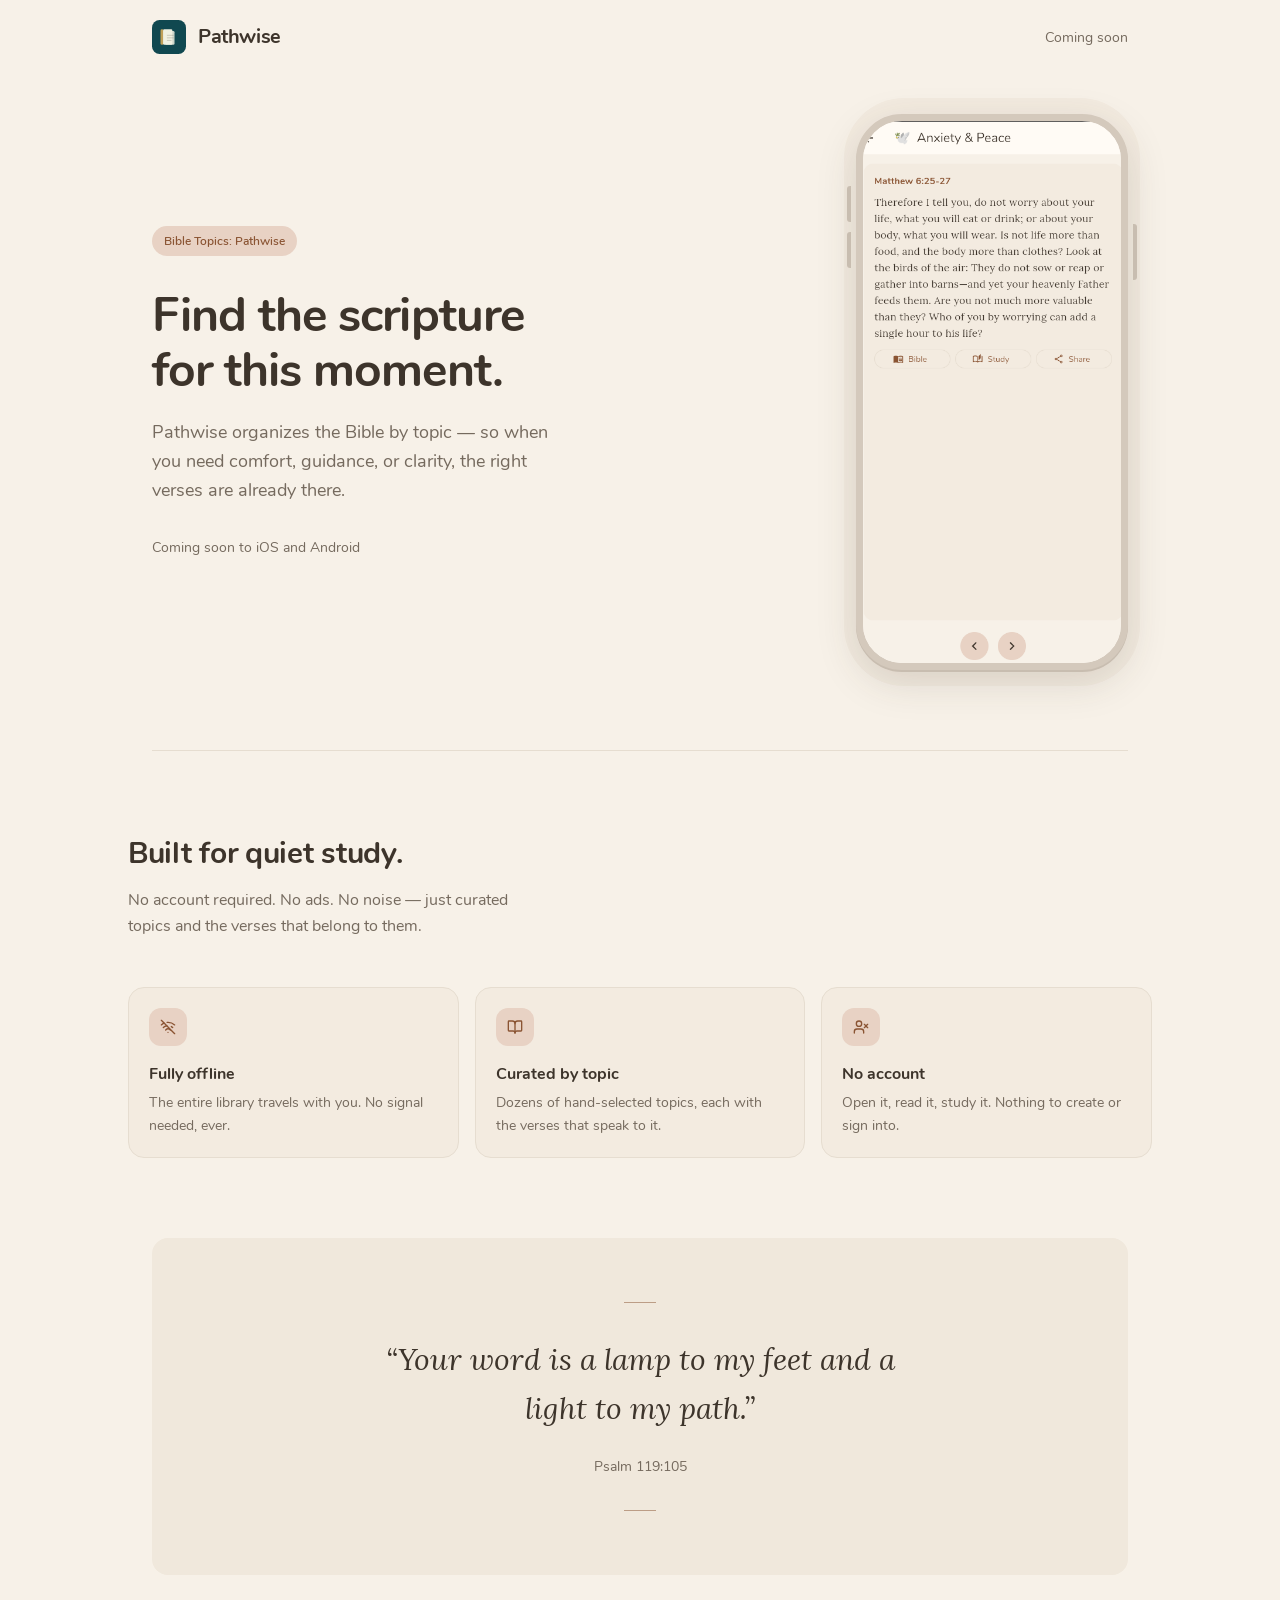
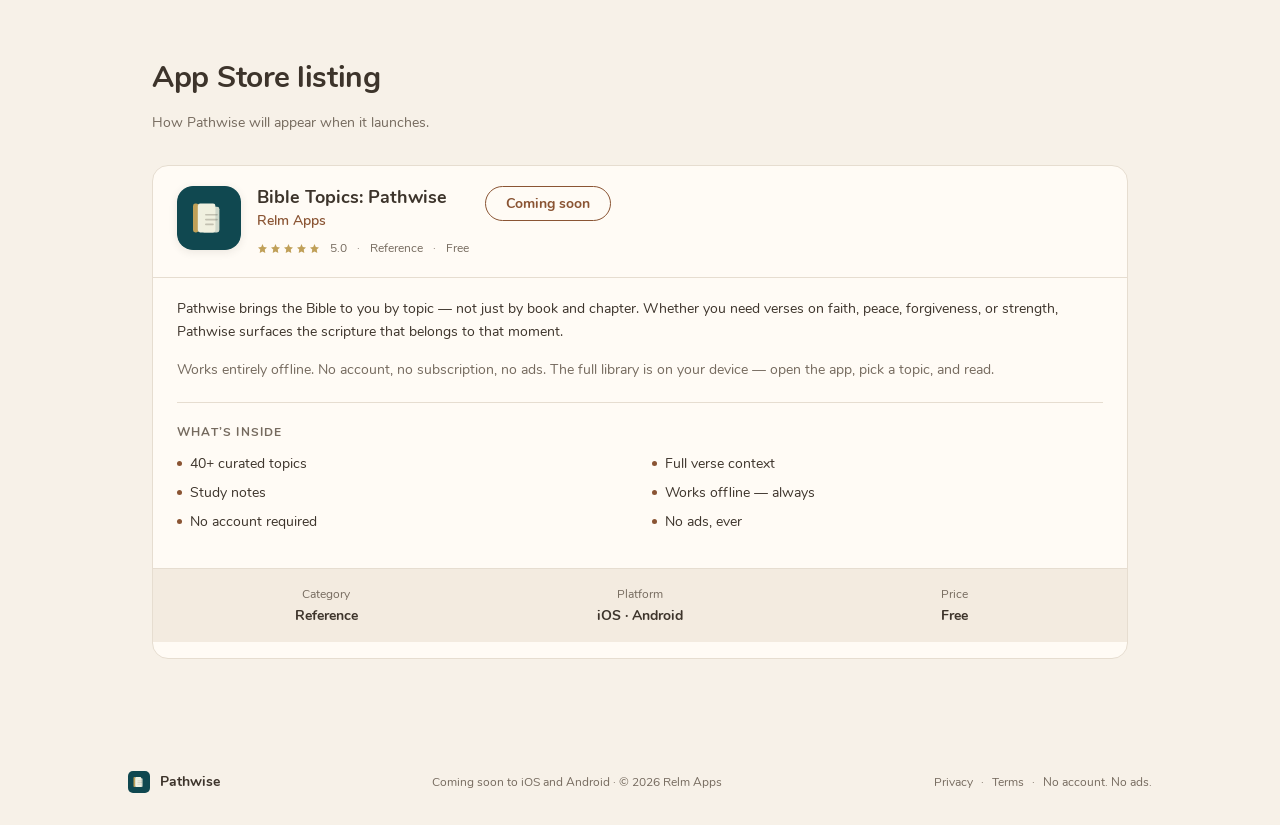
<file: index.html>
<!DOCTYPE html>
<html lang="en">
  <head>
    <meta charset="UTF-8" />
    <meta name="viewport" content="width=device-width, initial-scale=1.0" />
    <title>Pathwise — Find the scripture for this moment</title>
    <meta
      name="description"
      content="Pathwise organizes the Bible by topic — so when you need comfort, guidance, or clarity, the right verses are already there. Coming soon to iOS and Android."
    />
    <link rel="canonical" href="https://relmapps.github.io/website/" />
    <link rel="icon" href="./favicon.svg" type="image/svg+xml" />
    <link rel="stylesheet" href="./styles.css" />
  </head>
  <body>
    <header class="wrap nav">
      <a class="brand" href="./">
        <svg width="34" height="34" viewBox="0 0 40 40" fill="none" aria-hidden="true">
          <rect width="40" height="40" rx="9" fill="#104850" />
          <rect x="10" y="11" width="3.5" height="18" rx="1.5" fill="#C0A058" />
          <rect x="13" y="11" width="11" height="18" rx="1.5" fill="#F0F0E0" />
          <rect x="15.5" y="13" width="11" height="16" rx="1.5" fill="#F0F0E0" opacity="0.85" />
          <line x1="18" y1="18" x2="25" y2="18" stroke="#3D342B" stroke-width="1" stroke-linecap="round" opacity="0.25" />
          <line x1="18" y1="21" x2="25" y2="21" stroke="#3D342B" stroke-width="1" stroke-linecap="round" opacity="0.25" />
          <line x1="18" y1="24" x2="22.5" y2="24" stroke="#3D342B" stroke-width="1" stroke-linecap="round" opacity="0.25" />
        </svg>
        <span class="brand-name">Pathwise</span>
      </a>
      <span class="coming-soon">Coming soon</span>
    </header>

    <main>
      <section class="wrap hero">
        <div>
          <div class="chip">Bible Topics: Pathwise</div>
          <h1>Find the scripture<br />for this moment.</h1>
          <p class="lede">
            Pathwise organizes the Bible by topic — so when you need comfort,
            guidance, or clarity, the right verses are already there.
          </p>
          <p class="hero-note">Coming soon to iOS and Android</p>
        </div>
        <div class="hero-visual">
          <div class="phone" aria-label="Pathwise app screenshot">
            <div class="phone-mat"></div>
            <div class="phone-shell">
              <img
                src="./images/app-screenshot.png"
                alt="Pathwise app showing an Anxiety &amp; Peace verse card with Matthew 6:25–27"
                width="258"
                height="542"
              />
            </div>
            <div class="phone-btn power"></div>
            <div class="phone-btn vol-up"></div>
            <div class="phone-btn vol-down"></div>
          </div>
        </div>
      </section>

      <div class="wrap">
        <div class="hairline"></div>
      </div>

      <section class="wrap features">
        <div class="features-intro">
          <h2>Built for quiet study.</h2>
          <p>
            No account required. No ads. No noise — just curated topics and the verses
            that belong to them.
          </p>
        </div>
        <div class="feature-grid">
          <article class="feature-card">
            <div class="feature-icon" aria-hidden="true">
              <svg width="16" height="16" viewBox="0 0 24 24" fill="none" stroke="currentColor" stroke-width="2" stroke-linecap="round" stroke-linejoin="round">
                <path d="M12 20h.01" />
                <path d="M8.5 16.429a5 5 0 0 1 7 0" />
                <path d="M5 12.859a10 10 0 0 1 5.17-2.69" />
                <path d="M19 12.859a10 10 0 0 0-2.007-1.523" />
                <path d="M2 8.82a15 15 0 0 1 4.177-2.643" />
                <path d="M22 8.82a15 15 0 0 0-11.288-3.764" />
                <path d="m2 2 20 20" />
              </svg>
            </div>
            <h3>Fully offline</h3>
            <p>The entire library travels with you. No signal needed, ever.</p>
          </article>
          <article class="feature-card">
            <div class="feature-icon" aria-hidden="true">
              <svg width="16" height="16" viewBox="0 0 24 24" fill="none" stroke="currentColor" stroke-width="2" stroke-linecap="round" stroke-linejoin="round">
                <path d="M12 7v14" />
                <path d="M3 18a1 1 0 0 1-1-1V4a1 1 0 0 1 1-1h5a4 4 0 0 1 4 4 4 4 0 0 1 4-4h5a1 1 0 0 1 1 1v13a1 1 0 0 1-1 1h-6a3 3 0 0 0-3 3 3 3 0 0 0-3-3z" />
              </svg>
            </div>
            <h3>Curated by topic</h3>
            <p>Dozens of hand-selected topics, each with the verses that speak to it.</p>
          </article>
          <article class="feature-card">
            <div class="feature-icon" aria-hidden="true">
              <svg width="16" height="16" viewBox="0 0 24 24" fill="none" stroke="currentColor" stroke-width="2" stroke-linecap="round" stroke-linejoin="round">
                <path d="M16 21v-2a4 4 0 0 0-4-4H6a4 4 0 0 0-4 4v2" />
                <circle cx="9" cy="7" r="4" />
                <line x1="17" x2="22" y1="8" y2="13" />
                <line x1="22" x2="17" y1="8" y2="13" />
              </svg>
            </div>
            <h3>No account</h3>
            <p>Open it, read it, study it. Nothing to create or sign into.</p>
          </article>
        </div>
      </section>

      <section class="wrap quote-wrap">
        <div class="quote">
          <div class="quote-rule"></div>
          <blockquote>
            “Your word is a lamp to my feet and a light to my path.”
          </blockquote>
          <cite>Psalm 119:105</cite>
          <div class="quote-rule"></div>
        </div>
      </section>

      <section class="wrap store">
        <div class="store-intro">
          <h2>App Store listing</h2>
          <p>How Pathwise will appear when it launches.</p>
        </div>
        <div class="store-card">
          <div class="store-header">
            <div class="store-icon">
              <svg width="64" height="64" viewBox="0 0 40 40" fill="none" aria-hidden="true">
                <rect width="40" height="40" rx="9" fill="#104850" />
                <rect x="10" y="11" width="3.5" height="18" rx="1.5" fill="#C0A058" />
                <rect x="13" y="11" width="11" height="18" rx="1.5" fill="#F0F0E0" />
                <rect x="15.5" y="13" width="11" height="16" rx="1.5" fill="#F0F0E0" opacity="0.85" />
                <line x1="18" y1="18" x2="25" y2="18" stroke="#3D342B" stroke-width="1" stroke-linecap="round" opacity="0.25" />
                <line x1="18" y1="21" x2="25" y2="21" stroke="#3D342B" stroke-width="1" stroke-linecap="round" opacity="0.25" />
                <line x1="18" y1="24" x2="22.5" y2="24" stroke="#3D342B" stroke-width="1" stroke-linecap="round" opacity="0.25" />
              </svg>
            </div>
            <div>
              <div class="store-title">Bible Topics: Pathwise</div>
              <div class="store-publisher">Relm Apps</div>
              <div class="store-meta-row">
                <div class="stars" aria-hidden="true">
                  <svg width="11" height="11" viewBox="0 0 11 11"><polygon points="5.5,1 6.8,4 10,4.4 7.75,6.6 8.3,10 5.5,8.5 2.7,10 3.25,6.6 1,4.4 4.2,4" fill="#C0A058" /></svg>
                  <svg width="11" height="11" viewBox="0 0 11 11"><polygon points="5.5,1 6.8,4 10,4.4 7.75,6.6 8.3,10 5.5,8.5 2.7,10 3.25,6.6 1,4.4 4.2,4" fill="#C0A058" /></svg>
                  <svg width="11" height="11" viewBox="0 0 11 11"><polygon points="5.5,1 6.8,4 10,4.4 7.75,6.6 8.3,10 5.5,8.5 2.7,10 3.25,6.6 1,4.4 4.2,4" fill="#C0A058" /></svg>
                  <svg width="11" height="11" viewBox="0 0 11 11"><polygon points="5.5,1 6.8,4 10,4.4 7.75,6.6 8.3,10 5.5,8.5 2.7,10 3.25,6.6 1,4.4 4.2,4" fill="#C0A058" /></svg>
                  <svg width="11" height="11" viewBox="0 0 11 11"><polygon points="5.5,1 6.8,4 10,4.4 7.75,6.6 8.3,10 5.5,8.5 2.7,10 3.25,6.6 1,4.4 4.2,4" fill="#C0A058" /></svg>
                </div>
                <span>5.0</span>
                <span>·</span>
                <span>Reference</span>
                <span>·</span>
                <span>Free</span>
              </div>
            </div>
            <div class="store-cta">Coming soon</div>
          </div>
          <div class="store-body">
            <p>
              Pathwise brings the Bible to you by topic — not just by book and chapter.
              Whether you need verses on faith, peace, forgiveness, or strength,
              Pathwise surfaces the scripture that belongs to that moment.
            </p>
            <p class="mute">
              Works entirely offline. No account, no subscription, no ads.
              The full library is on your device — open the app, pick a topic, and read.
            </p>
            <div class="whats-inside">
              <h3>What’s inside</h3>
              <div class="bullet-grid">
                <div class="bullet"><span class="dot"></span>40+ curated topics</div>
                <div class="bullet"><span class="dot"></span>Full verse context</div>
                <div class="bullet"><span class="dot"></span>Study notes</div>
                <div class="bullet"><span class="dot"></span>Works offline — always</div>
                <div class="bullet"><span class="dot"></span>No account required</div>
                <div class="bullet"><span class="dot"></span>No ads, ever</div>
              </div>
            </div>
          </div>
          <dl class="store-stats">
            <div>
              <dt>Category</dt>
              <dd>Reference</dd>
            </div>
            <div>
              <dt>Platform</dt>
              <dd>iOS · Android</dd>
            </div>
            <div>
              <dt>Price</dt>
              <dd>Free</dd>
            </div>
          </dl>
        </div>
      </section>
    </main>

    <footer class="wrap footer">
      <a class="footer-brand" href="./">
        <svg width="22" height="22" viewBox="0 0 40 40" fill="none" aria-hidden="true">
          <rect width="40" height="40" rx="9" fill="#104850" />
          <rect x="10" y="11" width="3.5" height="18" rx="1.5" fill="#C0A058" />
          <rect x="13" y="11" width="11" height="18" rx="1.5" fill="#F0F0E0" />
          <rect x="15.5" y="13" width="11" height="16" rx="1.5" fill="#F0F0E0" opacity="0.85" />
          <line x1="18" y1="18" x2="25" y2="18" stroke="#3D342B" stroke-width="1" stroke-linecap="round" opacity="0.25" />
          <line x1="18" y1="21" x2="25" y2="21" stroke="#3D342B" stroke-width="1" stroke-linecap="round" opacity="0.25" />
          <line x1="18" y1="24" x2="22.5" y2="24" stroke="#3D342B" stroke-width="1" stroke-linecap="round" opacity="0.25" />
        </svg>
        Pathwise
      </a>
      <p>Coming soon to iOS and Android · © 2026 Relm Apps</p>
      <div class="footer-links">
        <a href="privacy-policy">Privacy</a>
        <span>·</span>
        <a href="terms-of-service">Terms</a>
        <span>·</span>
        <span>No account. No ads.</span>
      </div>
    </footer>
  </body>
</html>
</file>
<file: styles.css>
@font-face {
  font-family: Nunito;
  font-style: normal;
  font-weight: 400;
  font-display: swap;
  src: url("./fonts/Nunito-Regular.ttf") format("truetype");
}

@font-face {
  font-family: Nunito;
  font-style: normal;
  font-weight: 600;
  font-display: swap;
  src: url("./fonts/Nunito-SemiBold.ttf") format("truetype");
}

@font-face {
  font-family: Nunito;
  font-style: normal;
  font-weight: 700;
  font-display: swap;
  src: url("./fonts/Nunito-Bold.ttf") format("truetype");
}

@font-face {
  font-family: Nunito;
  font-style: normal;
  font-weight: 800;
  font-display: swap;
  src: url("./fonts/Nunito-Bold.ttf") format("truetype");
}

@font-face {
  font-family: Lora;
  font-style: italic;
  font-weight: 400;
  font-display: swap;
  src: url("./fonts/Lora-Italic.ttf") format("truetype");
}

:root {
  --page: #f7f1e8;
  --surface: #fffbf5;
  --surface-low: #f3ebe0;
  --note-well: #f0e8dc;
  --ink: #3d342b;
  --ink-mute: #756a5e;
  --accent: #8a5433;
  --accent-soft: #e8d2c4;
  --line: #e6ddd0;
  --phone-bezel: #d4c9bc;
  --phone-bezel-dark: #c8bdb0;
}

*,
*::before,
*::after {
  box-sizing: border-box;
}

html {
  font-size: 16px;
}

body {
  margin: 0;
  background: var(--page);
  color: var(--ink);
  font-family: Nunito, sans-serif;
  line-height: 1.5;
}

img {
  max-width: 100%;
  display: block;
}

a {
  color: var(--accent);
}

.wrap {
  max-width: 64rem;
  margin: 0 auto;
  padding: 0 1.5rem;
}

/* Nav */

.nav {
  display: flex;
  align-items: center;
  justify-content: space-between;
  padding-top: 1.25rem;
  padding-bottom: 1.25rem;
}

.brand {
  display: flex;
  align-items: center;
  gap: 0.75rem;
  color: inherit;
  text-decoration: none;
}

.brand-name {
  font-size: 1.25rem;
  font-weight: 800;
  letter-spacing: -0.02em;
}

.coming-soon {
  font-size: 0.875rem;
  color: var(--ink-mute);
}

/* Hero */

.hero {
  display: grid;
  grid-template-columns: 1fr;
  gap: 3.5rem;
  align-items: center;
  padding-top: 2.5rem;
  padding-bottom: 5rem;
}

.chip {
  display: inline-flex;
  align-items: center;
  gap: 0.5rem;
  padding: 0.375rem 0.75rem;
  margin-bottom: 2rem;
  font-size: 0.75rem;
  font-weight: 600;
  color: var(--accent);
  background: var(--accent-soft);
  border-radius: 999px;
}

.hero h1 {
  margin: 0 0 1.25rem;
  font-size: 2.5rem;
  font-weight: 800;
  line-height: 1.15;
  letter-spacing: -0.02em;
}

.lede {
  margin: 0 0 2rem;
  max-width: 25rem;
  font-size: 1.125rem;
  line-height: 1.6;
  color: var(--ink-mute);
}

.hero-note {
  margin: 0;
  font-size: 0.875rem;
  color: var(--ink-mute);
}

.hero-visual {
  display: flex;
  justify-content: center;
}

/* Phone mockup */

.phone {
  position: relative;
  width: 272px;
  height: 556px;
  user-select: none;
}

.phone-mat {
  position: absolute;
  inset: -16px -12px;
  background: var(--surface-low);
  border-radius: 60px;
}

.phone-shell {
  position: absolute;
  inset: 0;
  overflow: hidden;
  z-index: 1;
  border-radius: 46px;
  border: 7px solid var(--phone-bezel);
  background: var(--surface);
  box-shadow:
    0 2px 0 var(--phone-bezel-dark),
    0 12px 40px rgba(61, 52, 43, 0.15),
    inset 0 0 0 1px rgba(255, 251, 245, 0.6);
}

.phone-shell img {
  width: 100%;
  height: 100%;
  object-fit: cover;
  object-position: top;
}

.phone-btn {
  position: absolute;
  z-index: 2;
  background: var(--phone-bezel-dark);
}

.phone-btn.power {
  right: -9px;
  top: 110px;
  width: 4px;
  height: 56px;
  border-radius: 0 3px 3px 0;
}

.phone-btn.vol-up {
  left: -9px;
  top: 72px;
  width: 4px;
  height: 36px;
  border-radius: 3px 0 0 3px;
}

.phone-btn.vol-down {
  left: -9px;
  top: 118px;
  width: 4px;
  height: 36px;
  border-radius: 3px 0 0 3px;
}

/* Divider */

.hairline {
  border-top: 1px solid var(--line);
}

/* Features */

.features {
  padding: 5rem 0;
}

.features-intro h2,
.store-intro h2 {
  margin: 0 0 0.75rem;
  font-size: 1.875rem;
  font-weight: 800;
  letter-spacing: -0.01em;
}

.features-intro p {
  margin: 0 0 3rem;
  max-width: 26.25rem;
  font-size: 1rem;
  line-height: 1.6;
  color: var(--ink-mute);
}

.feature-grid {
  display: grid;
  grid-template-columns: 1fr;
  gap: 1rem;
}

.feature-card {
  padding: 1.25rem;
  background: var(--surface-low);
  border: 1px solid var(--line);
  border-radius: 1rem;
}

.feature-icon {
  display: flex;
  align-items: center;
  justify-content: center;
  width: 38px;
  height: 38px;
  margin-bottom: 1rem;
  background: var(--accent-soft);
  border-radius: 0.75rem;
  color: var(--accent);
}

.feature-card h3 {
  margin: 0 0 0.375rem;
  font-size: 1rem;
  font-weight: 700;
}

.feature-card p {
  margin: 0;
  font-size: 0.875rem;
  line-height: 1.6;
  color: var(--ink-mute);
}

/* Quote */

.quote-wrap {
  padding-bottom: 5rem;
}

.quote {
  padding: 3rem 2rem;
  text-align: center;
  background: var(--note-well);
  border-radius: 1rem;
}

.quote-rule {
  width: 32px;
  height: 1px;
  margin: 0 auto;
  background: var(--accent);
  opacity: 0.5;
}

blockquote {
  margin: 2rem auto 1.25rem;
  max-width: 35rem;
  font-family: Lora, serif;
  font-size: 1.5rem;
  font-style: italic;
  line-height: 1.65;
}

cite {
  font-size: 0.875rem;
  font-style: normal;
  color: var(--ink-mute);
}

blockquote + cite + .quote-rule {
  margin-top: 2rem;
}

/* Store listing */

.store {
  padding-bottom: 5rem;
}

.store-intro p {
  margin: 0 0 2rem;
  font-size: 0.875rem;
  color: var(--ink-mute);
}

.store-card {
  overflow: hidden;
  background: var(--surface);
  border: 1px solid var(--line);
  border-radius: 1rem;
}

.store-header {
  display: flex;
  align-items: flex-start;
  gap: 1rem;
  padding: 1.25rem 1.5rem;
  border-bottom: 1px solid var(--line);
}

.store-icon {
  flex-shrink: 0;
  border-radius: 1rem;
  box-shadow: 0 2px 8px rgba(61, 52, 43, 0.1);
  overflow: hidden;
  line-height: 0;
}

.store-title {
  font-size: 1.125rem;
  font-weight: 800;
  line-height: 1.25;
}

.store-publisher {
  margin-top: 0.125rem;
  font-size: 0.875rem;
  font-weight: 600;
  color: var(--accent);
}

.store-meta-row {
  display: flex;
  align-items: center;
  flex-wrap: wrap;
  gap: 0.625rem;
  margin-top: 0.5rem;
}

.stars {
  display: flex;
  gap: 0.125rem;
}

.store-meta-row span {
  font-size: 0.75rem;
  color: var(--ink-mute);
}

.store-cta {
  display: none;
  flex-shrink: 0;
  padding: 0.375rem 1.25rem;
  font-size: 0.875rem;
  font-weight: 700;
  color: var(--accent);
  border: 1.5px solid var(--accent);
  border-radius: 999px;
}

.store-body {
  padding: 1.25rem 1.5rem;
}

.store-body p {
  margin: 0 0 1rem;
  font-size: 0.875rem;
  line-height: 1.6;
}

.store-body p.mute {
  color: var(--ink-mute);
}

.whats-inside {
  margin-top: 1.25rem;
  padding-top: 1.25rem;
  border-top: 1px solid var(--line);
}

.whats-inside h3 {
  margin: 0 0 0.75rem;
  font-size: 0.75rem;
  font-weight: 700;
  letter-spacing: 0.1em;
  text-transform: uppercase;
  color: var(--ink-mute);
}

.bullet-grid {
  display: grid;
  grid-template-columns: 1fr;
  gap: 0.5rem 1.5rem;
}

.bullet {
  display: flex;
  align-items: center;
  gap: 0.5rem;
  font-size: 0.875rem;
}

.dot {
  flex-shrink: 0;
  width: 5px;
  height: 5px;
  background: var(--accent);
  border-radius: 50%;
}

.store-stats {
  display: grid;
  grid-template-columns: repeat(3, 1fr);
  gap: 1rem;
  padding: 1rem 1.5rem;
  text-align: center;
  background: var(--surface-low);
  border-top: 1px solid var(--line);
}

.store-stats dt {
  font-size: 0.75rem;
  color: var(--ink-mute);
}

.store-stats dd {
  margin: 0.125rem 0 0;
  font-size: 0.875rem;
  font-weight: 700;
}

/* Footer */

.footer {
  display: flex;
  flex-direction: column;
  align-items: center;
  justify-content: space-between;
  gap: 1rem;
  padding: 2rem 0;
  text-align: center;
}

.footer-brand {
  display: flex;
  align-items: center;
  gap: 0.625rem;
  color: inherit;
  text-decoration: none;
  font-size: 0.875rem;
  font-weight: 700;
}

.footer p,
.footer-links {
  margin: 0;
  font-size: 0.75rem;
  color: var(--ink-mute);
}

.footer-links {
  display: flex;
  align-items: center;
  gap: 0.5rem;
}

.footer-links a {
  color: var(--ink-mute);
  text-decoration: none;
}

.footer-links a:hover {
  color: var(--accent);
  text-decoration: underline;
}

@media (min-width: 640px) {
  .feature-grid {
    grid-template-columns: repeat(3, 1fr);
  }

  .store-cta {
    display: inline-block;
  }

  .bullet-grid {
    grid-template-columns: 1fr 1fr;
  }

  .footer {
    flex-direction: row;
    text-align: left;
  }
}

@media (min-width: 1024px) {
  .hero {
    grid-template-columns: 1fr 1fr;
  }

  .hero h1 {
    font-size: 3rem;
  }

  .hero-visual {
    justify-content: flex-end;
  }

  .quote {
    padding: 4rem 5rem;
  }

  blockquote {
    font-size: 1.875rem;
  }
}
</file>
